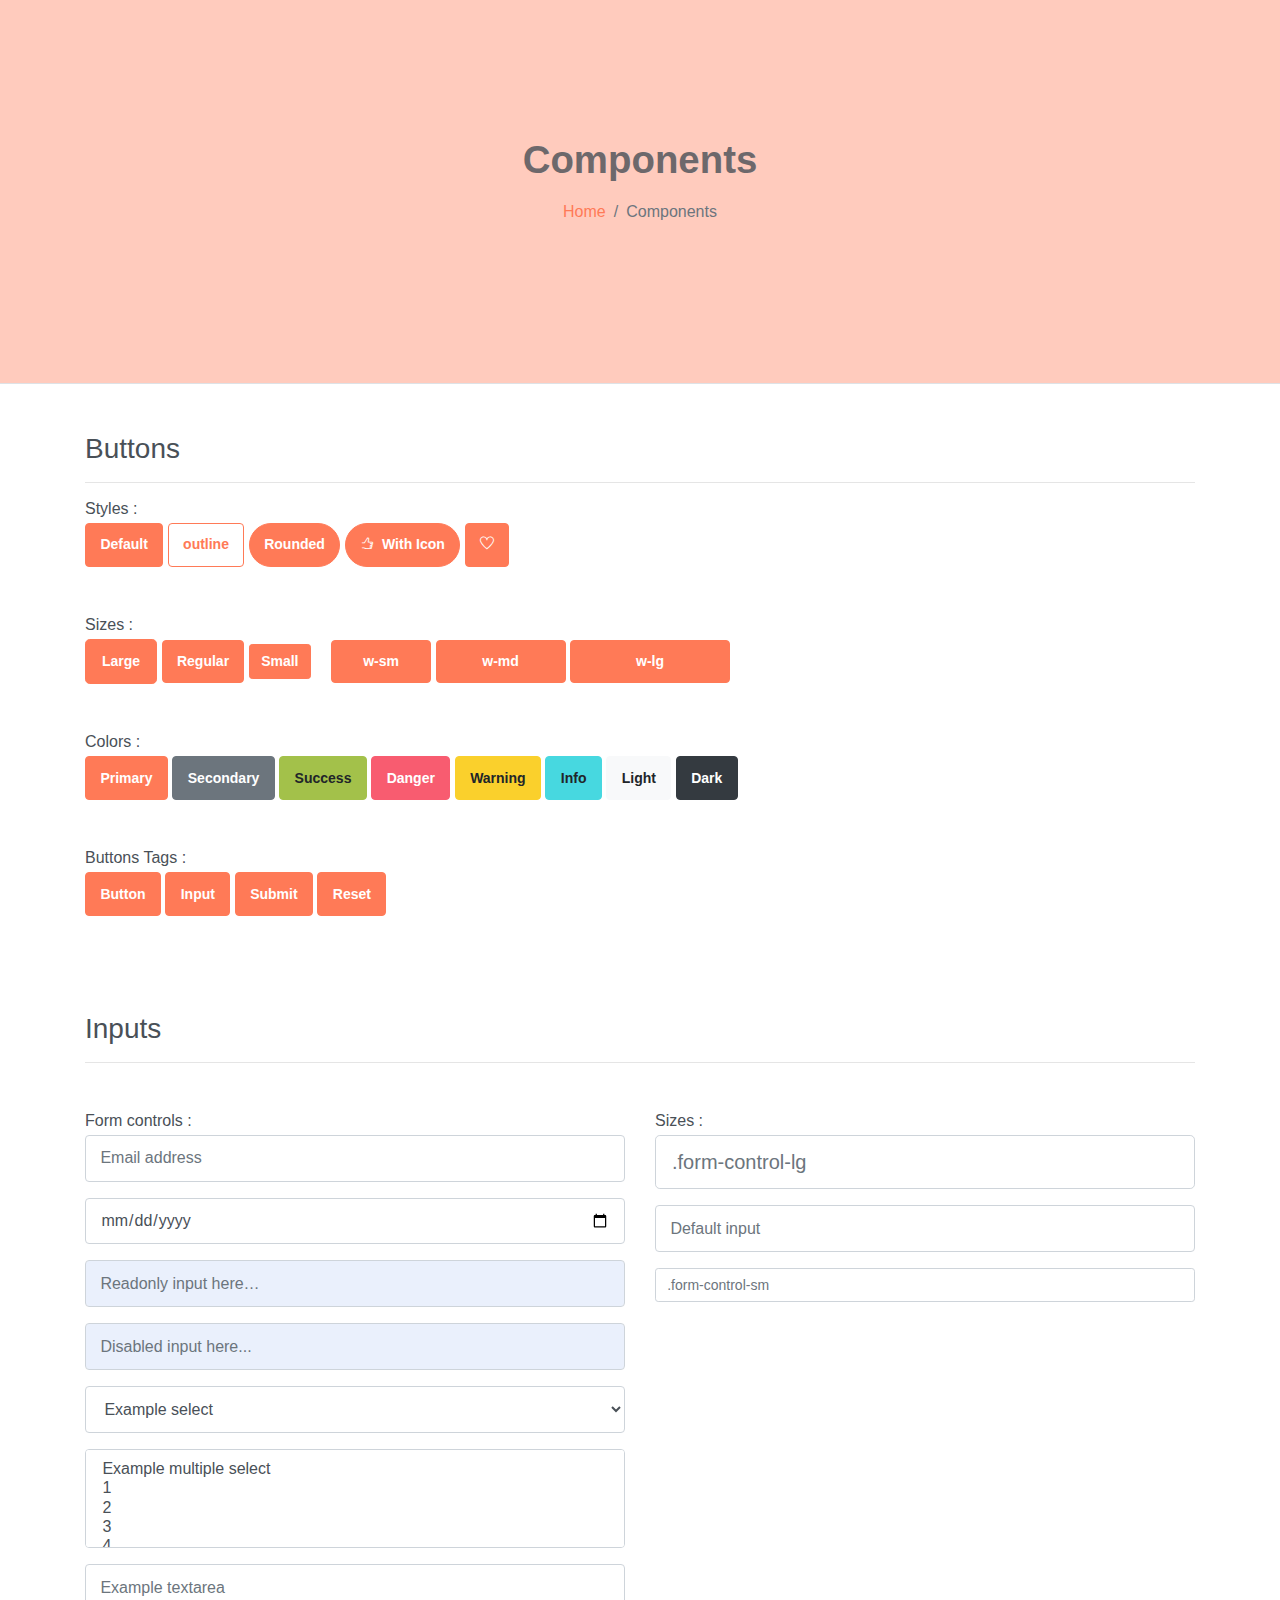
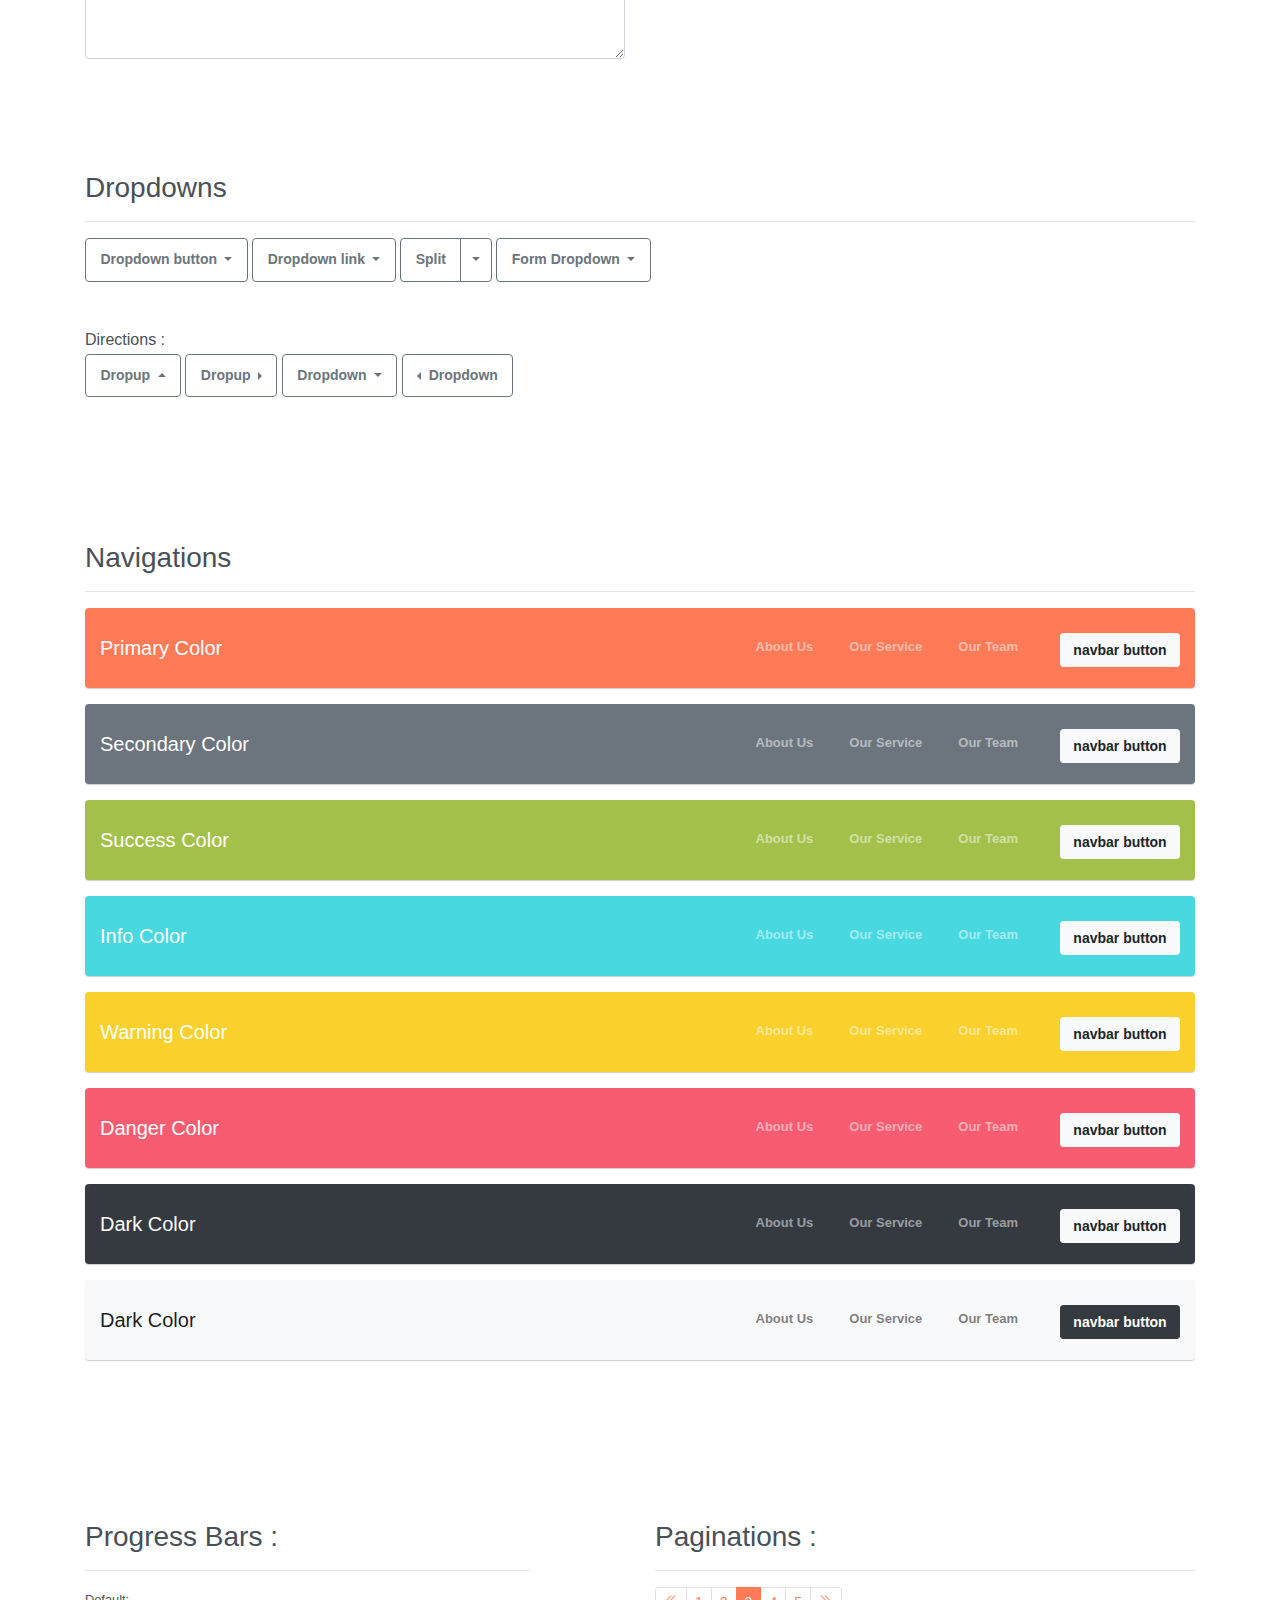
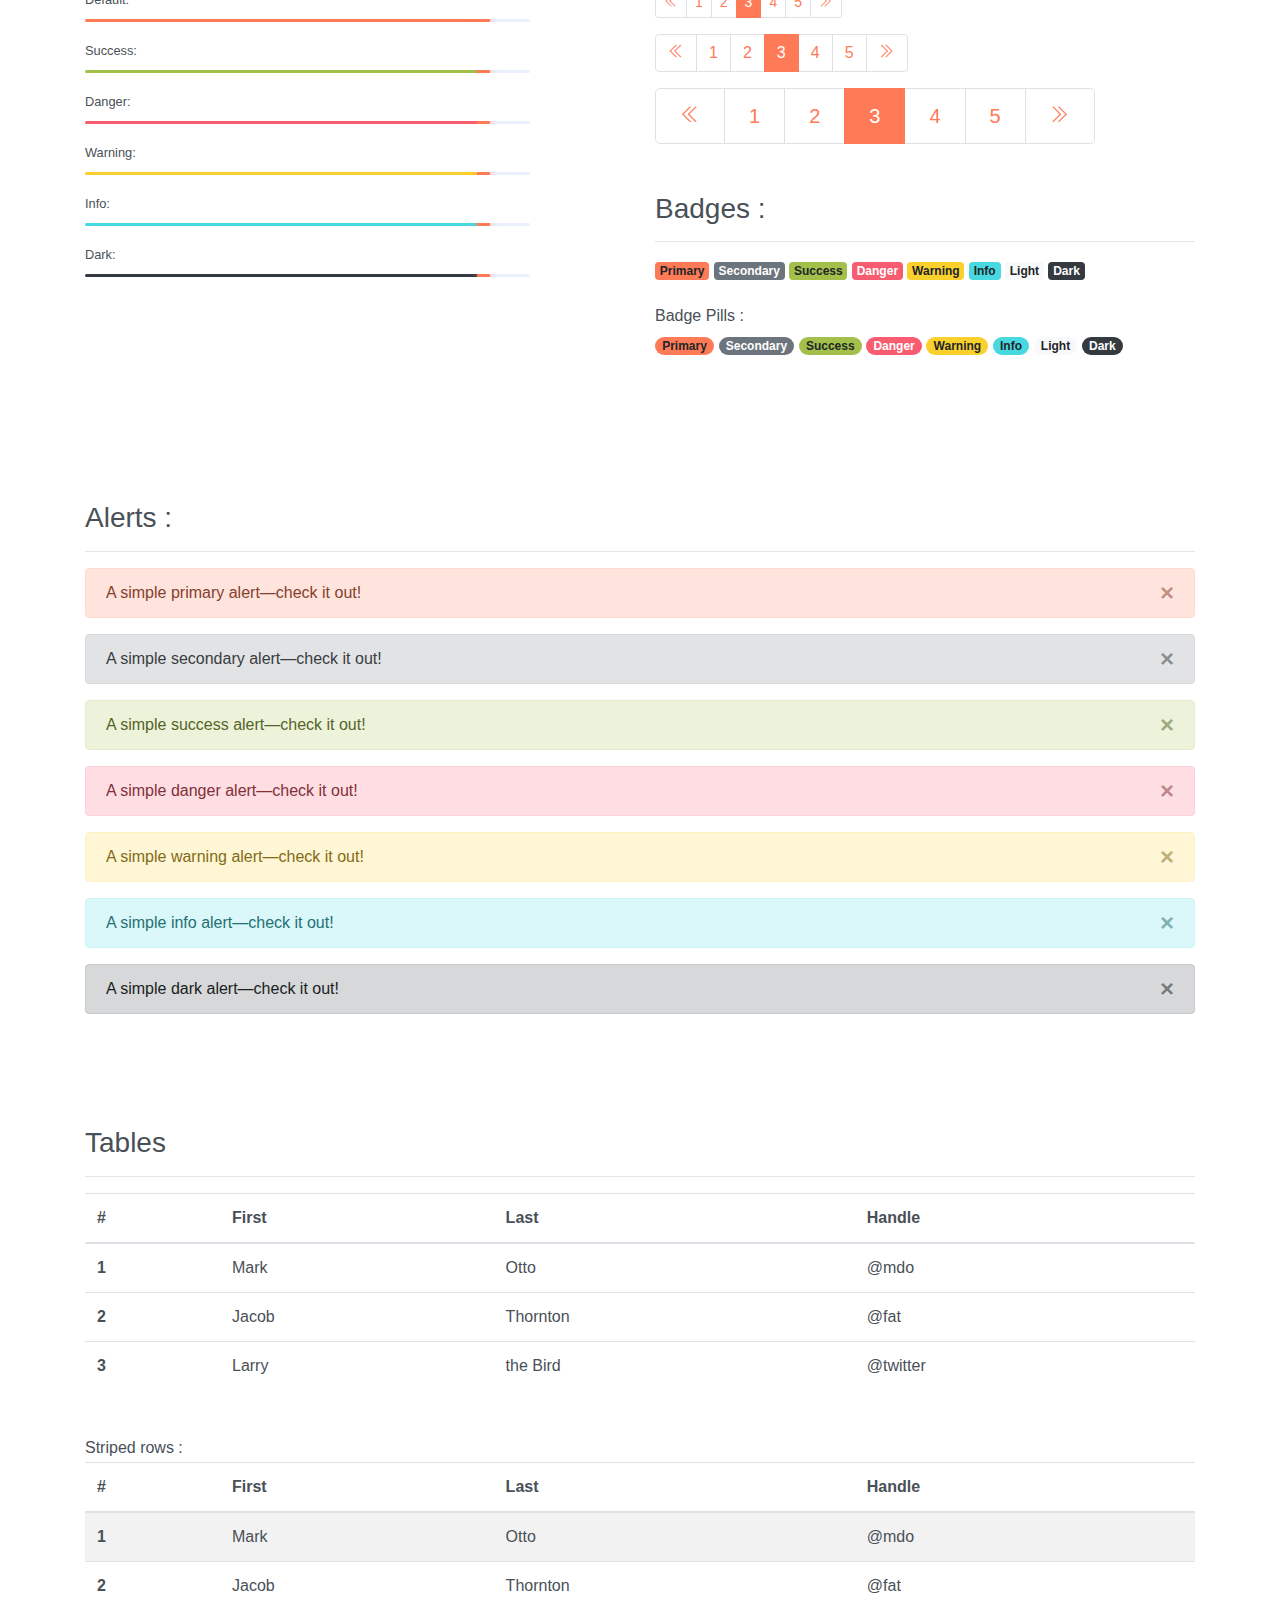
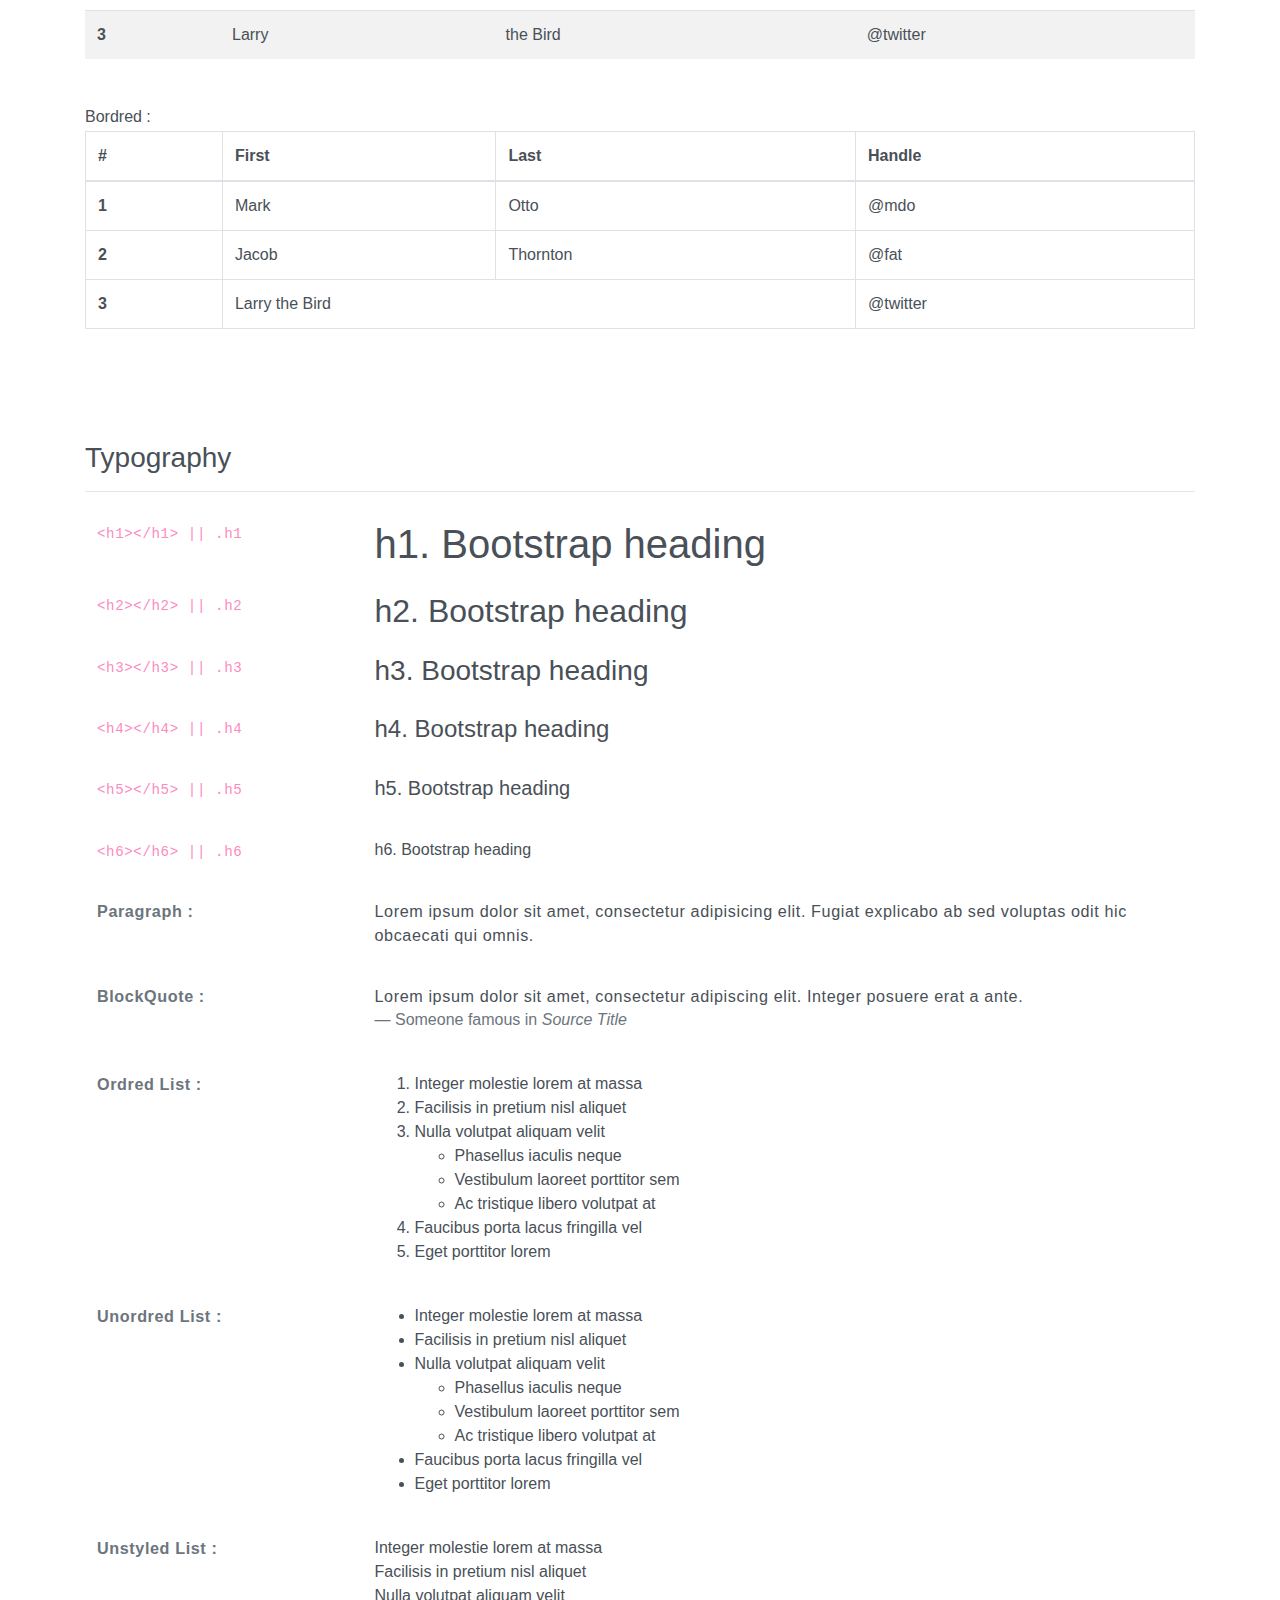
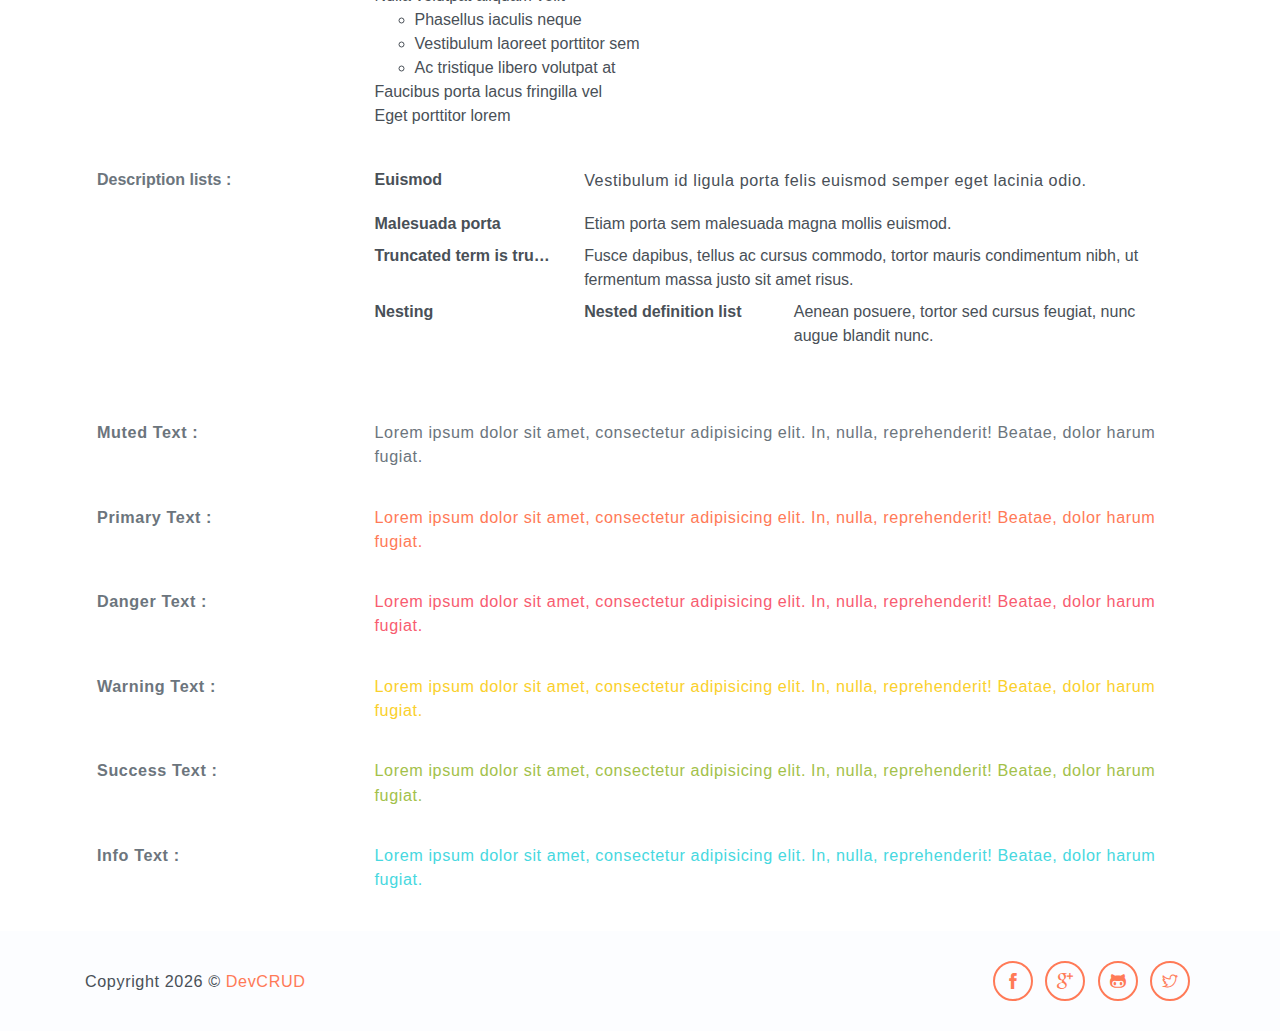
<file: components.html>
<!DOCTYPE html>
<html lang="en">
<head>
   <meta charset="utf-8">
   <meta name="viewport" content="width=device-width, initial-scale=1, shrink-to-fit=no">
   <meta name="description" content="Start your development with Steller landing page.">
   <meta name="author" content="Devcrud">
   <title>Steller | Components</title>
   <!-- font icons -->
   <link rel="stylesheet" href="assets/vendors/themify-icons/css/themify-icons.css">
   <!-- Bootstrap + Steller  -->
   <link rel="stylesheet" href="assets/css/steller.css">
</head>
<body>

   <!-- Page Header -->
   <header class="header header-mini"> 
      <div class="header-title">Components</div> 
      <nav aria-label="breadcrumb">
         <ol class="breadcrumb">
            <li class="breadcrumb-item"><a href="/">Home</a></li>
            <li class="breadcrumb-item active" aria-current="page">Components</li>
         </ol>
      </nav>
   </header> <!-- End Of Page Header -->

   <!-- main content -->
   <div class="container">

      <!-- Buttons -->
      <h3 class="mt-5">Buttons</h3>
      <hr>
      <h6 class="section-secondary-title">Styles :</h6>
      <button class="btn btn-primary">Default</button>
      <button class="btn btn-outline-primary">outline</button>
      <button class="btn btn-primary rounded">Rounded</button>
      <button class="btn btn-primary rounded"><i class="ti-thumb-up pr-1"></i> With Icon</button>
      <button class="btn btn-primary circle"><i class="ti-heart"></i></button>

      <h6 class="section-secondary-title mt-5">Sizes :</h6>
      <button class="btn btn-primary btn-lg">Large</button>
      <button class="btn btn-primary ">Regular</button>
      <button class="btn btn-primary btn-sm">Small</button>
      <button class="btn btn-primary w-sm ml-3">w-sm</button>
      <button class="btn btn-primary w-md">w-md</button>
      <button class="btn btn-primary w-lg">w-lg</button>

      <h6 class="section-secondary-title mt-5">Colors :</h6>          
      <button type="button" class="btn btn-primary">Primary</button>
      <button type="button" class="btn btn-secondary">Secondary</button>
      <button type="button" class="btn btn-success">Success</button>
      <button type="button" class="btn btn-danger">Danger</button>
      <button type="button" class="btn btn-warning">Warning</button>
      <button type="button" class="btn btn-info">Info</button>
      <button type="button" class="btn btn-light">Light</button>
      <button type="button" class="btn btn-dark">Dark</button>

      <h6 class="section-secondary-title mt-5">Buttons Tags :</h6>
      <button class="btn btn-primary" type="submit">Button</button>
      <input class="btn btn-primary" type="button" value="Input">
      <input class="btn btn-primary" type="submit" value="Submit">
      <input class="btn btn-primary" type="reset" value="Reset">
      
      <!-- devider -->
      <div class="py-5"></div>

      <!-- Inputs -->
      <h3>Inputs</h3>
      <hr>
      <div class="row mt-5">
         <div class="col-md-6">
            <h6 class="section-secondary-title">Form controls :</h6>        
            <div class="form-group">
               <input type="email" class="form-control" id="exampleFormControlInput1" placeholder="Email address">
            </div>
            <div class="form-group">
               <input type="date" class="form-control" id="exampleFormControlInput1" placeholder="Date">
            </div>
            <div class="form-group">
               <input class="form-control" type="text" placeholder="Readonly input here…" readonly>
            </div>
            <div class="form-group">
               <input class="form-control" id="disabledInput" type="text" placeholder="Disabled input here..." disabled>
            </div>
            <div class="form-group">
               <select class="form-control" id="exampleFormControlSelect1">
                  <option>Example select</option>
                  <option>1</option>
                  <option>2</option>
                  <option>3</option>
                  <option>4</option>
                  <option>5</option>
               </select>
            </div>
            <div class="form-group">
               <select multiple class="form-control" id="exampleFormControlSelect2">
                  <option>Example multiple select</option>
                  <option>1</option>
                  <option>2</option>
                  <option>3</option>
                  <option>4</option>
                  <option>5</option>
               </select>
            </div>
            <div class="form-group">
               <textarea class="form-control" id="exampleFormControlTextarea1" rows="3" placeholder="Example textarea"></textarea>
            </div>
         </div>
         <div class="col-md-6">
            <h6 class="section-secondary-title">Sizes :</h6>    
            <div class="form-group">
               <input class="form-control form-control-lg" type="text" placeholder=".form-control-lg">             
            </div>
            <div class="form-group">
               <input class="form-control" type="text" placeholder="Default input">
            </div>
            <div class="form-group">
               <input class="form-control form-control-sm" type="text" placeholder=".form-control-sm"> 
            </div>
         </div>
      </div> <!-- end of inputs -->   

      <!-- devider -->
      <div class="py-5"></div>             

      <!-- Dropdowns -->
      <h3 class="components-section-title font-weight-normal">Dropdowns</h3>
      <hr>
      <div class="dropdown d-inline-block">
         <button class="btn btn-outline-secondary dropdown-toggle" type="button" id="dropdownMenuButton" data-toggle="dropdown" aria-haspopup="true" aria-expanded="false">
         Dropdown button
         </button>
         <div class="dropdown-menu" aria-labelledby="dropdownMenuButton">
         <a class="dropdown-item" href="#">Action</a>
         <a class="dropdown-item" href="#">Another action</a>
         <a class="dropdown-item" href="#">Something else here</a>
         </div>
      </div>
      <div class="dropdown d-inline-block">
         <a class="btn btn-outline-secondary dropdown-toggle" href="#" role="button" id="dropdownMenuLink" data-toggle="dropdown" aria-haspopup="true" aria-expanded="false">
            Dropdown link
         </a>
         <div class="dropdown-menu" aria-labelledby="dropdownMenuLink">
            <a class="dropdown-item" href="#">Action</a>
            <a class="dropdown-item" href="#">Another action</a>
            <a class="dropdown-item" href="#">Something else here</a>
         </div>
      </div>
      <div class="btn-group">
         <button type="button" class="btn btn-outline-secondary">Split</button>
         <button type="button" class="btn btn-outline-secondary dropdown-toggle dropdown-toggle-split" data-toggle="dropdown" aria-haspopup="true" aria-expanded="false">
         <span class="sr-only">Toggle Dropdown</span>
         </button>
         <div class="dropdown-menu">
            <a class="dropdown-item" href="#">Action</a>
            <a class="dropdown-item" href="#">Another action</a>
            <a class="dropdown-item" href="#">Something else here</a>
            <div class="dropdown-divider"></div>
            <a class="dropdown-item" href="#">Separated link</a>
         </div>
      </div>
      <div class="btn-group">
         <button class="btn btn-outline-secondary dropdown-toggle" type="button" id="dropdownMenuButton" data-toggle="dropdown" aria-haspopup="true" aria-expanded="false">
            Form Dropdown
         </button>
         <div class="dropdown-menu form">
            <form class="px-4 py-3">
               <div class="form-group">
                  <input type="email" class="form-control" id="exampleDropdownFormEmail1" placeholder="email@example.com">
               </div>
               <div class="form-group">
                  <input type="password" class="form-control" id="exampleDropdownFormPassword1" placeholder="Password">
               </div>
               <div class="form-check mb-3">
                  <input type="checkbox" class="form-check-input" id="dropdownCheck">
                  <label class="form-check-label" for="dropdownCheck">
                     Remember me
                  </label>
               </div>
               <button type="submit" class="btn btn-primary btn-block">Sign in</button>
            </form>
            <div class="dropdown-divider"></div>
            <a class="dropdown-item" href="#"><small>New around here? Sign up</small></a>
            <a class="dropdown-item" href="#"><small>Forgot password?</small></a>
         </div>
      </div>       
      <h6 class="section-secondary-title mt-5">Directions :</h6>  
      <div class="btn-group dropup">
         <button type="button" class="btn btn-outline-secondary dropdown-toggle" data-toggle="dropdown" aria-haspopup="true" aria-expanded="false">
            Dropup
         </button>
         <div class="dropdown-menu">
            <a class="dropdown-item" href="#">Action</a>
            <a class="dropdown-item" href="#">Another action</a>
            <a class="dropdown-item" href="#">Something else here</a>
            <div class="dropdown-divider"></div>
            <a class="dropdown-item" href="#">Separated link</a>
         </div>
      </div>
      <div class="btn-group dropright">
         <button type="button" class="btn btn-outline-secondary dropdown-toggle" data-toggle="dropdown" aria-haspopup="true" aria-expanded="false">
            Dropup
         </button>
         <div class="dropdown-menu">
            <a class="dropdown-item" href="#">Action</a>
            <a class="dropdown-item" href="#">Another action</a>
            <a class="dropdown-item" href="#">Something else here</a>
            <div class="dropdown-divider"></div>
            <a class="dropdown-item" href="#">Separated link</a>
         </div>
      </div>
      <div class="btn-group">
         <button type="button" class="btn btn-outline-secondary dropdown-toggle" data-toggle="dropdown" aria-haspopup="true" aria-expanded="false">
            Dropdown
         </button>
         <div class="dropdown-menu">
            <a class="dropdown-item" href="#">Action</a>
            <a class="dropdown-item" href="#">Another action</a>
            <a class="dropdown-item" href="#">Something else here</a>
            <div class="dropdown-divider"></div>
            <a class="dropdown-item" href="#">Separated link</a>
         </div>
      </div>
      <div class="btn-group dropleft">
         <button type="button" class="btn btn-outline-secondary dropdown-toggle" data-toggle="dropdown" aria-haspopup="true" aria-expanded="false">
            Dropdown
         </button>
         <div class="dropdown-menu">
            <a class="dropdown-item" href="#">Action</a>
            <a class="dropdown-item" href="#">Another action</a>
            <a class="dropdown-item" href="#">Something else here</a>
            <div class="dropdown-divider"></div>
            <a class="dropdown-item" href="#">Separated link</a>
         </div>
      </div> <!-- end of Dropdowns -->  

      <!-- devider -->
      <div class="py-5"></div>   

      <!-- navbars -->
      <h3 class="components-section-title font-weight-normal mt-5">Navigations</h3>
      <hr>
      <nav class="navbar navbar-expand-sm navbar-dark bg-primary rounded shadow mb-3">
         <div class="container">
            <a class="navbar-brand" href="#">Primary Color</a>
            <button class="navbar-toggler ml-auto" type="button" data-toggle="collapse" data-target="#navbarSupportedContent" aria-controls="navbarSupportedContent" aria-expanded="false" aria-label="Toggle navigation">
            <span class="navbar-toggler-icon"></span>
            </button>
            <div class="collapse navbar-collapse" id="navbarSupportedContent">
               <ul class="navbar-nav ml-auto"> 
                  <li class="nav-item">
                     <a class="nav-link" href="#about">About Us</a>
                  </li>
                  <li class="nav-item">
                     <a class="nav-link" href="#service">Our Service</a>
                  </li>
                  <li class="nav-item">
                     <a class="nav-link" href="#team">Our Team</a>
                  </li>
                  <li class="nav-item">
                     <a href="#book-table" class="ml-4 mt-1 btn btn-light btn-sm">navbar button</a>
                  </li>
               </ul>                       
            </div>
         </div>
      </nav>
      <nav class="navbar navbar-expand-sm navbar-dark bg-secondary rounded shadow mb-3">
         <div class="container">
            <a class="navbar-brand" href="#">Secondary Color</a>
            <button class="navbar-toggler ml-auto" type="button" data-toggle="collapse" data-target="#navbarSupportedContent" aria-controls="navbarSupportedContent" aria-expanded="false" aria-label="Toggle navigation">
            <span class="navbar-toggler-icon"></span>
            </button>
            <div class="collapse navbar-collapse" id="navbarSupportedContent">
               <ul class="navbar-nav ml-auto"> 
                  <li class="nav-item">
                     <a class="nav-link" href="#about">About Us</a>
                  </li>
                  <li class="nav-item">
                     <a class="nav-link" href="#service">Our Service</a>
                  </li>
                  <li class="nav-item">
                     <a class="nav-link" href="#team">Our Team</a>
                  </li>
                  <li class="nav-item">
                     <a href="#book-table" class="ml-4 mt-1 btn btn-light btn-sm">navbar button</a>
                  </li>
               </ul>                       
            </div>
         </div>
      </nav>
      <nav class="navbar navbar-expand-sm navbar-dark bg-success rounded shadow mb-3">
         <div class="container">
            <a class="navbar-brand" href="#">Success Color</a>
            <button class="navbar-toggler ml-auto" type="button" data-toggle="collapse" data-target="#navbarSupportedContent" aria-controls="navbarSupportedContent" aria-expanded="false" aria-label="Toggle navigation">
            <span class="navbar-toggler-icon"></span>
            </button>
            <div class="collapse navbar-collapse" id="navbarSupportedContent">
               <ul class="navbar-nav ml-auto"> 
                  <li class="nav-item">
                     <a class="nav-link" href="#about">About Us</a>
                  </li>
                  <li class="nav-item">
                     <a class="nav-link" href="#service">Our Service</a>
                  </li>
                  <li class="nav-item">
                     <a class="nav-link" href="#team">Our Team</a>
                  </li>
                  <li class="nav-item">
                     <a href="#book-table" class="ml-4 mt-1 btn btn-light btn-sm">navbar button</a>
                  </li>
               </ul>                       
            </div>
         </div>
      </nav>
      <nav class="navbar navbar-expand-sm navbar-dark bg-info rounded shadow mb-3">
         <div class="container">
            <a class="navbar-brand" href="#">Info Color</a>
            <button class="navbar-toggler ml-auto" type="button" data-toggle="collapse" data-target="#navbarSupportedContent" aria-controls="navbarSupportedContent" aria-expanded="false" aria-label="Toggle navigation">
            <span class="navbar-toggler-icon"></span>
            </button>
            <div class="collapse navbar-collapse" id="navbarSupportedContent">
               <ul class="navbar-nav ml-auto"> 
                  <li class="nav-item">
                     <a class="nav-link" href="#about">About Us</a>
                  </li>
                  <li class="nav-item">
                     <a class="nav-link" href="#service">Our Service</a>
                  </li>
                  <li class="nav-item">
                     <a class="nav-link" href="#team">Our Team</a>
                  </li>
                  <li class="nav-item">
                     <a href="#book-table" class="ml-4 mt-1 btn btn-light btn-sm">navbar button</a>
                  </li>
               </ul>                       
            </div>
         </div>
      </nav>
      <nav class="navbar navbar-expand-sm navbar-dark bg-warning rounded shadow mb-3">
         <div class="container">
            <a class="navbar-brand" href="#">Warning Color</a>
            <button class="navbar-toggler ml-auto" type="button" data-toggle="collapse" data-target="#navbarSupportedContent" aria-controls="navbarSupportedContent" aria-expanded="false" aria-label="Toggle navigation">
            <span class="navbar-toggler-icon"></span>
            </button>
            <div class="collapse navbar-collapse" id="navbarSupportedContent">
               <ul class="navbar-nav ml-auto"> 
                  <li class="nav-item">
                     <a class="nav-link" href="#about">About Us</a>
                  </li>
                  <li class="nav-item">
                     <a class="nav-link" href="#service">Our Service</a>
                  </li>
                  <li class="nav-item">
                     <a class="nav-link" href="#team">Our Team</a>
                  </li>
                  <li class="nav-item">
                     <a href="#book-table" class="ml-4 mt-1 btn btn-light btn-sm">navbar button</a>
                  </li>
               </ul>                       
            </div>
         </div>
      </nav>
      <nav class="navbar navbar-expand-sm navbar-dark bg-danger rounded shadow mb-3">
         <div class="container">
            <a class="navbar-brand" href="#">Danger Color</a>
            <button class="navbar-toggler ml-auto" type="button" data-toggle="collapse" data-target="#navbarSupportedContent" aria-controls="navbarSupportedContent" aria-expanded="false" aria-label="Toggle navigation">
            <span class="navbar-toggler-icon"></span>
            </button>
            <div class="collapse navbar-collapse" id="navbarSupportedContent">
               <ul class="navbar-nav ml-auto"> 
                  <li class="nav-item">
                     <a class="nav-link" href="#about">About Us</a>
                  </li>
                  <li class="nav-item">
                     <a class="nav-link" href="#service">Our Service</a>
                  </li>
                  <li class="nav-item">
                     <a class="nav-link" href="#team">Our Team</a>
                  </li>
                  <li class="nav-item">
                     <a href="#book-table" class="ml-4 mt-1 btn btn-light btn-sm">navbar button</a>
                  </li>
               </ul>                       
            </div>
         </div>
      </nav>
      <nav class="navbar navbar-expand-sm navbar-dark bg-dark rounded shadow mb-3">
         <div class="container">
            <a class="navbar-brand" href="#">Dark Color</a>
            <button class="navbar-toggler ml-auto" type="button" data-toggle="collapse" data-target="#navbarSupportedContent" aria-controls="navbarSupportedContent" aria-expanded="false" aria-label="Toggle navigation">
            <span class="navbar-toggler-icon"></span>
            </button>
            <div class="collapse navbar-collapse" id="navbarSupportedContent">
               <ul class="navbar-nav ml-auto"> 
                  <li class="nav-item">
                     <a class="nav-link" href="#about">About Us</a>
                  </li>
                  <li class="nav-item">
                     <a class="nav-link" href="#service">Our Service</a>
                  </li>
                  <li class="nav-item">
                     <a class="nav-link" href="#team">Our Team</a>
                  </li>
                  <li class="nav-item">
                     <a href="#book-table" class="ml-4 mt-1 btn btn-light btn-sm">navbar button</a>
                  </li>
               </ul>                       
            </div>
         </div>
      </nav>
      <nav class="navbar navbar-expand-sm navbar-light bg-light rounded shadow mb-3">
         <div class="container">
            <a class="navbar-brand" href="#">Dark Color</a>
            <button class="navbar-toggler ml-auto" type="button" data-toggle="collapse" data-target="#navbarSupportedContent" aria-controls="navbarSupportedContent" aria-expanded="false" aria-label="Toggle navigation">
            <span class="navbar-toggler-icon"></span>
            </button>
            <div class="collapse navbar-collapse" id="navbarSupportedContent">
               <ul class="navbar-nav ml-auto"> 
                  <li class="nav-item">
                     <a class="nav-link" href="#about">About Us</a>
                  </li>
                  <li class="nav-item">
                     <a class="nav-link" href="#service">Our Service</a>
                  </li>
                  <li class="nav-item">
                     <a class="nav-link" href="#team">Our Team</a>
                  </li>
                  <li class="nav-item">
                     <a href="#book-table" class="ml-4 mt-1 btn btn-dark btn-sm">navbar button</a>
                  </li>
               </ul>                       
            </div>
         </div>
      </nav>
      <!-- End of navbars -->

      <!-- devider -->
      <div class="py-5"></div>   
      
      <!-- progress bars -->
      <div class="row justify-content-between">
         <div class="col-md-5">
            <h3 class="components-section-title font-weight-normal mt-5">Progress Bars :</h3>
            <hr>
            <small>Default: </small>
            <div class="progress mt-2 mb-3">
               <div class="progress-bar" role="progressbar" style="width: 90%" aria-valuenow="25" aria-valuemin="0" aria-valuemax="100"><span>90%</span></div>
            </div>
            <small>Success:</small>
            <div class="progress mt-2 mb-3">
               <div class="progress-bar bg-success" role="progressbar" style="width: 90%" aria-valuenow="25" aria-valuemin="0" aria-valuemax="100"><span>90%</span></div>
            </div>
            <small>Danger:</small>
            <div class="progress mt-2 mb-3">
               <div class="progress-bar bg-danger" role="progressbar" style="width: 90%" aria-valuenow="25" aria-valuemin="0" aria-valuemax="100"><span>90%</span></div>
            </div>
            <small>Warning:</small>
            <div class="progress mt-2 mb-3">
               <div class="progress-bar bg-warning" role="progressbar" style="width: 90%" aria-valuenow="25" aria-valuemin="0" aria-valuemax="100"><span>90%</span></div>
            </div>
            <small>Info:</small>
            <div class="progress mt-2 mb-3">
               <div class="progress-bar bg-info" role="progressbar" style="width: 90%" aria-valuenow="25" aria-valuemin="0" aria-valuemax="100"><span>90%</span></div>
            </div>
            <small>Dark:</small>
            <div class="progress mt-2 mb-3">
               <div class="progress-bar bg-dark" role="progressbar" style="width: 90%" aria-valuenow="25" aria-valuemin="0" aria-valuemax="100"><span>90%</span></div>
            </div>
         </div>
         <div class="col-md-6">
            <h3 class="components-section-title font-weight-normal mt-5">Paginations :</h3>
            <hr>
            <nav aria-label="Page navigation example">
               <ul class="pagination pagination-sm">
                  <li class="page-item"><a class="page-link" href="#"><i class="ti-angle-double-left"></i></a></li>
                  <li class="page-item"><a class="page-link" href="#">1</a></li>
                  <li class="page-item"><a class="page-link" href="#">2</a></li>
                  <li class="page-item active"><a class="page-link" href="#">3</a></li>
                  <li class="page-item"><a class="page-link" href="#">4</a></li>
                  <li class="page-item"><a class="page-link" href="#">5</a></li>
                  <li class="page-item"><a class="page-link" href="#"><i class="ti-angle-double-right"></i></a></li>
               </ul>
            </nav>
            <nav aria-label="Page navigation example">
               <ul class="pagination">
               <li class="page-item"><a class="page-link" href="#"><i class="ti-angle-double-left"></i></a></li>
                  <li class="page-item"><a class="page-link" href="#">1</a></li>
                  <li class="page-item"><a class="page-link" href="#">2</a></li>
                  <li class="page-item active"><a class="page-link" href="#">3</a></li>
                  <li class="page-item"><a class="page-link" href="#">4</a></li>
                  <li class="page-item"><a class="page-link" href="#">5</a></li>
                  <li class="page-item"><a class="page-link" href="#"><i class="ti-angle-double-right"></i></a></li>
               </ul>
            </nav>
            <nav aria-label="Page navigation example">
               <ul class="pagination pagination-lg">
                  <li class="page-item"><a class="page-link" href="#"><i class="ti-angle-double-left"></i></a></li>
                  <li class="page-item"><a class="page-link" href="#">1</a></li>
                  <li class="page-item"><a class="page-link" href="#">2</a></li>
                  <li class="page-item active"><a class="page-link" href="#">3</a></li>
                  <li class="page-item"><a class="page-link" href="#">4</a></li>
                  <li class="page-item"><a class="page-link" href="#">5</a></li>
                  <li class="page-item"><a class="page-link" href="#"><i class="ti-angle-double-right"></i></a></li>
               </ul>
            </nav>

            <!-- Badges -->
            <h3 class="components-section-title font-weight-normal mt-5">Badges :</h3>
            <hr>
            <span class="badge badge-primary">Primary</span>
            <span class="badge badge-secondary">Secondary</span>
            <span class="badge badge-success">Success</span>
            <span class="badge badge-danger">Danger</span>
            <span class="badge badge-warning">Warning</span>
            <span class="badge badge-info">Info</span>
            <span class="badge badge-light">Light</span>
            <span class="badge badge-dark">Dark</span>
            <h6 class="section-secondary-title mt-4 mb-2">Badge Pills :</h6>
            <span class="badge badge-pill badge-primary">Primary</span>
            <span class="badge badge-pill badge-secondary">Secondary</span>
            <span class="badge badge-pill badge-success">Success</span>
            <span class="badge badge-pill badge-danger">Danger</span>
            <span class="badge badge-pill badge-warning">Warning</span>
            <span class="badge badge-pill badge-info">Info</span>
            <span class="badge badge-pill badge-light">Light</span>
            <span class="badge badge-pill badge-dark">Dark</span>
         </div>
      </div> <!-- End of Progress bars -->

      <!-- devider -->
      <div class="py-5"></div>  

      <!-- Alerts -->
      <h3 class="components-section-title font-weight-normal mt-5">Alerts :</h3>
      <hr>
      <div class="alert alert-primary alert-dismissible fade show" role="alert">
         A simple primary alert—check it out!
         <button type="button" class="close" data-dismiss="alert" aria-label="Close">
            <span aria-hidden="true">&times;</span>
         </button>
      </div>
      <div class="alert alert-secondary alert-dismissible fade show" role="alert">
         A simple secondary alert—check it out!
         <button type="button" class="close" data-dismiss="alert" aria-label="Close">
            <span aria-hidden="true">&times;</span>
         </button>
      </div>
      <div class="alert alert-success alert-dismissible fade show" role="alert">
         A simple success alert—check it out!
         <button type="button" class="close" data-dismiss="alert" aria-label="Close">
            <span aria-hidden="true">&times;</span>
         </button>
      </div>
      <div class="alert alert-danger alert-dismissible fade show" role="alert">
         A simple danger alert—check it out!
         <button type="button" class="close" data-dismiss="alert" aria-label="Close">
            <span aria-hidden="true">&times;</span>
         </button>
      </div>
      <div class="alert alert-warning alert-dismissible fade show" role="alert">
         A simple warning alert—check it out!
         <button type="button" class="close" data-dismiss="alert" aria-label="Close">
            <span aria-hidden="true">&times;</span>
         </button>
      </div>
      <div class="alert alert-info alert-dismissible fade show" role="alert">
         A simple info alert—check it out!
         <button type="button" class="close" data-dismiss="alert" aria-label="Close">
            <span aria-hidden="true">&times;</span>
         </button>
      </div>
      <div class="alert alert-dark alert-dismissible fade show" role="alert">
         A simple dark alert—check it out!
         <button type="button" class="close" data-dismiss="alert" aria-label="Close">
            <span aria-hidden="true">&times;</span>
         </button>
      </div>
      <!-- end of alerts -->

      <!-- devider -->
      <div class="py-5"></div> 
   
      <!-- tables -->
      <h3 class="components-section-title">Tables</h3>
      <hr>
      <table class="table">
         <thead>
            <tr>
               <th scope="col">#</th>
               <th scope="col">First</th>
               <th scope="col">Last</th>
               <th scope="col">Handle</th>
            </tr>
         </thead>
         <tbody>
            <tr>
               <th scope="row">1</th>
               <td>Mark</td>
               <td>Otto</td>
               <td>@mdo</td>
            </tr>
            <tr>
               <th scope="row">2</th>
               <td>Jacob</td>
               <td>Thornton</td>
               <td>@fat</td>
            </tr>
            <tr>
               <th scope="row">3</th>
               <td>Larry</td>
               <td>the Bird</td>
               <td>@twitter</td>
            </tr>
         </tbody>
      </table>

      <h6 class="section-secondary-title mt-5">Striped rows :</h6>
      <table class="table table-striped">
         <thead>
            <tr>
               <th scope="col">#</th>
               <th scope="col">First</th>
               <th scope="col">Last</th>
               <th scope="col">Handle</th>
            </tr>
         </thead>
         <tbody>
            <tr>
               <th scope="row">1</th>
               <td>Mark</td>
               <td>Otto</td>
               <td>@mdo</td>
            </tr>
            <tr>
               <th scope="row">2</th>
               <td>Jacob</td>
               <td>Thornton</td>
               <td>@fat</td>
            </tr>
            <tr>
               <th scope="row">3</th>
               <td>Larry</td>
               <td>the Bird</td>
               <td>@twitter</td>
            </tr>
         </tbody>
      </table>

      <h6 class="section-secondary-title mt-5">Bordred :</h6>
      <table class="table table-bordered">
         <thead>
            <tr>
               <th scope="col">#</th>
               <th scope="col">First</th>
               <th scope="col">Last</th>
               <th scope="col">Handle</th>
            </tr>
         </thead>
         <tbody>
            <tr>
               <th scope="row">1</th>
               <td>Mark</td>
               <td>Otto</td>
               <td>@mdo</td>
            </tr>
            <tr>
               <th scope="row">2</th>
               <td>Jacob</td>
               <td>Thornton</td>
               <td>@fat</td>
            </tr>
            <tr>
               <th scope="row">3</th>
               <td colspan="2">Larry the Bird</td>
               <td>@twitter</td>
            </tr>
         </tbody>
      </table>
      <!-- end of tables -->

      <!-- devider -->
      <div class="py-5"></div> 

      <!-- typography -->
      <h3 class="components-section-title">Typography</h3>
      <hr>
     
      <table class="table table-borderless v-align-center">
         <tbody>
            <tr>
               <td>
                  <p><code class="highlighter-rouge">&lt;h1&gt;&lt;/h1&gt; || .h1</code></p>
               </td>
               <td class="w-75"><span class="h1">h1. Bootstrap heading</span></td>
            </tr>
            <tr>
               <td>
                  <p><code class="highlighter-rouge">&lt;h2&gt;&lt;/h2&gt; || .h2</code></p>
               </td>
               <td><span class="h2">h2. Bootstrap heading</span></td>
            </tr>
            <tr>
               <td>
                  <p><code class="highlighter-rouge">&lt;h3&gt;&lt;/h3&gt; || .h3</code></p>
               </td>
               <td><span class="h3">h3. Bootstrap heading</span></td>
            </tr>
            <tr>
               <td>
                  <p><code class="highlighter-rouge">&lt;h4&gt;&lt;/h4&gt; || .h4</code></p>
               </td>
               <td><span class="h4">h4. Bootstrap heading</span></td>
            </tr>
            <tr>
               <td>
                  <p><code class="highlighter-rouge">&lt;h5&gt;&lt;/h5&gt; || .h5</code></p>
               </td>
               <td><span class="h5">h5. Bootstrap heading</span></td>
            </tr>
            <tr>
               <td>
                  <p><code class="highlighter-rouge">&lt;h6&gt;&lt;/h6&gt; || .h6</code></p>
               </td>
               <td><span class="h6">h6. Bootstrap heading</span></td>
            </tr>
            <tr>
               <td>
                  <p class="font-weight-bold text-muted">Paragraph :</p>
               </td>
               <td><p>Lorem ipsum dolor sit amet, consectetur adipisicing elit. Fugiat explicabo ab sed voluptas odit hic obcaecati qui omnis.</p></td>
            </tr>
            <tr>
               <td>
                  <p class="font-weight-bold text-muted">BlockQuote :</p>
               </td>
               <td>
                  <blockquote class="blockquote">
                     <p class="mb-0">Lorem ipsum dolor sit amet, consectetur adipiscing elit. Integer posuere erat a ante.</p>
                     <footer class="blockquote-footer">Someone famous in <cite title="Source Title">Source Title</cite></footer>
                  </blockquote>
               </td>
            </tr>

            <tr>
               <td><p class="font-weight-bold text-muted">Ordred List :</p></td>
               <td>
                  <ol>
                     <li>Integer molestie lorem at massa</li>
                     <li>Facilisis in pretium nisl aliquet</li>
                     <li>Nulla volutpat aliquam velit
                        <ul>
                           <li>Phasellus iaculis neque</li>
                           <li>Vestibulum laoreet porttitor sem</li>
                           <li>Ac tristique libero volutpat at</li>
                        </ul>
                     </li>
                     <li>Faucibus porta lacus fringilla vel</li>
                     <li>Eget porttitor lorem</li>
                  </ol>
               </td>
            </tr>
            <tr>
               <td><p class="font-weight-bold text-muted">Unordred List :</p></td>
               <td>
                  <ul >
                     <li>Integer molestie lorem at massa</li>
                     <li>Facilisis in pretium nisl aliquet</li>
                     <li>Nulla volutpat aliquam velit
                        <ul>
                           <li>Phasellus iaculis neque</li>
                           <li>Vestibulum laoreet porttitor sem</li>
                           <li>Ac tristique libero volutpat at</li>
                        </ul>
                     </li>
                     <li>Faucibus porta lacus fringilla vel</li>
                     <li>Eget porttitor lorem</li>
                  </ul>
               </td>
            </tr>
            <tr>
               <td><p class="font-weight-bold text-muted">Unstyled List :</p></td>
               <td>
                  <ul class="list-unstyled">
                     <li>Integer molestie lorem at massa</li>
                     <li>Facilisis in pretium nisl aliquet</li>
                     <li>Nulla volutpat aliquam velit
                        <ul>
                           <li>Phasellus iaculis neque</li>
                           <li>Vestibulum laoreet porttitor sem</li>
                           <li>Ac tristique libero volutpat at</li>
                        </ul>
                     </li>
                     <li>Faucibus porta lacus fringilla vel</li>
                     <li>Eget porttitor lorem</li>
                  </ul>
               </td>
            </tr>
            <tr>
               <td class="font-weight-bold text-muted">Description lists : </td>
               <td>
                  <dl class="row">
                     <dt class="col-sm-3">Euismod</dt>
                     <dd class="col-sm-9">
                        <p>Vestibulum id ligula porta felis euismod semper eget lacinia odio.</p>
                     </dd>

                     <dt class="col-sm-3">Malesuada porta</dt>
                     <dd class="col-sm-9">Etiam porta sem malesuada magna mollis euismod.</dd>

                     <dt class="col-sm-3 text-truncate">Truncated term is truncated</dt>
                     <dd class="col-sm-9">Fusce dapibus, tellus ac cursus commodo, tortor mauris condimentum nibh, ut fermentum massa justo sit amet risus.</dd>

                     <dt class="col-sm-3">Nesting</dt>
                     <dd class="col-sm-9">
                        <dl class="row">
                           <dt class="col-sm-4">Nested definition list</dt>
                           <dd class="col-sm-8">Aenean posuere, tortor sed cursus feugiat, nunc augue blandit nunc.</dd>
                        </dl>
                     </dd>
                  </dl>
               </td>
            </tr>
            <tr>
               <td>
                  <p class="font-weight-bold text-muted">Muted Text :</p>
               </td>
               <td>
                  <p class="text-muted">Lorem ipsum dolor sit amet, consectetur adipisicing elit. In, nulla, reprehenderit! Beatae, dolor harum fugiat.</p>
               </td>
            </tr>
            <tr>
               <td>
                  <p class="font-weight-bold text-muted">Primary Text :</p>
               </td>
               <td>
                  <p class="text-primary">Lorem ipsum dolor sit amet, consectetur adipisicing elit. In, nulla, reprehenderit! Beatae, dolor harum fugiat.</p>
               </td>
            </tr>
            <tr>
               <td>
                  <p class="font-weight-bold text-muted">Danger Text :</p>
               </td>
               <td>
                  <p class="text-danger">Lorem ipsum dolor sit amet, consectetur adipisicing elit. In, nulla, reprehenderit! Beatae, dolor harum fugiat.</p>
               </td>
            </tr>
            <tr>
               <td>
                  <p class="font-weight-bold text-muted">Warning Text :</p>
               </td>
               <td>
                  <p class="text-warning">Lorem ipsum dolor sit amet, consectetur adipisicing elit. In, nulla, reprehenderit! Beatae, dolor harum fugiat.</p>
               </td>
            </tr>
            <tr>
               <td>
                  <p class="font-weight-bold text-muted">Success Text :</p>
               </td>
               <td>
                  <p class="text-success">Lorem ipsum dolor sit amet, consectetur adipisicing elit. In, nulla, reprehenderit! Beatae, dolor harum fugiat.</p>
               </td>
            </tr>
            <tr>
               <td>
                  <p class="font-weight-bold text-muted">Info Text :</p>
               </td>
               <td>
                  <p class="text-info">Lorem ipsum dolor sit amet, consectetur adipisicing elit. In, nulla, reprehenderit! Beatae, dolor harum fugiat.</p>
               </td>
            </tr>
         </tbody>
      </table>
   </div>
   <!-- end of typography -->

   <!-- Page Footer -->
    <footer class="page-footer">
        <div class="container">
            <div class="row align-items-center">
                <div class="col-sm-6">
                    <p>Copyright <script>document.write(new Date().getFullYear())</script> &copy; <a href="http://www.devcrud.com" target="_blank">DevCRUD</a></p>
                </div>
                <div class="col-sm-6">
                    <div class="socials">
                        <a class="social-item" href="javascript:void(0)"><i class="ti-facebook"></i></a>
                        <a class="social-item" href="javascript:void(0)"><i class="ti-google"></i></a>
                        <a class="social-item" href="javascript:void(0)"><i class="ti-github"></i></a>
                        <a class="social-item" href="javascript:void(0)"><i class="ti-twitter"></i></a>
                    </div>
                </div>
            </div>
        </div>
    </footer> 
    <!-- End of page footer -->
   
   <!-- core  -->
    <script src="assets/vendors/jquery/jquery-3.4.1.js"></script>
   <script src="assets/vendors/bootstrap/bootstrap.bundle.js"></script>

    <!-- steller js -->
    <script src="assets/js/steller.js"></script>

</body>
</html>
</file>
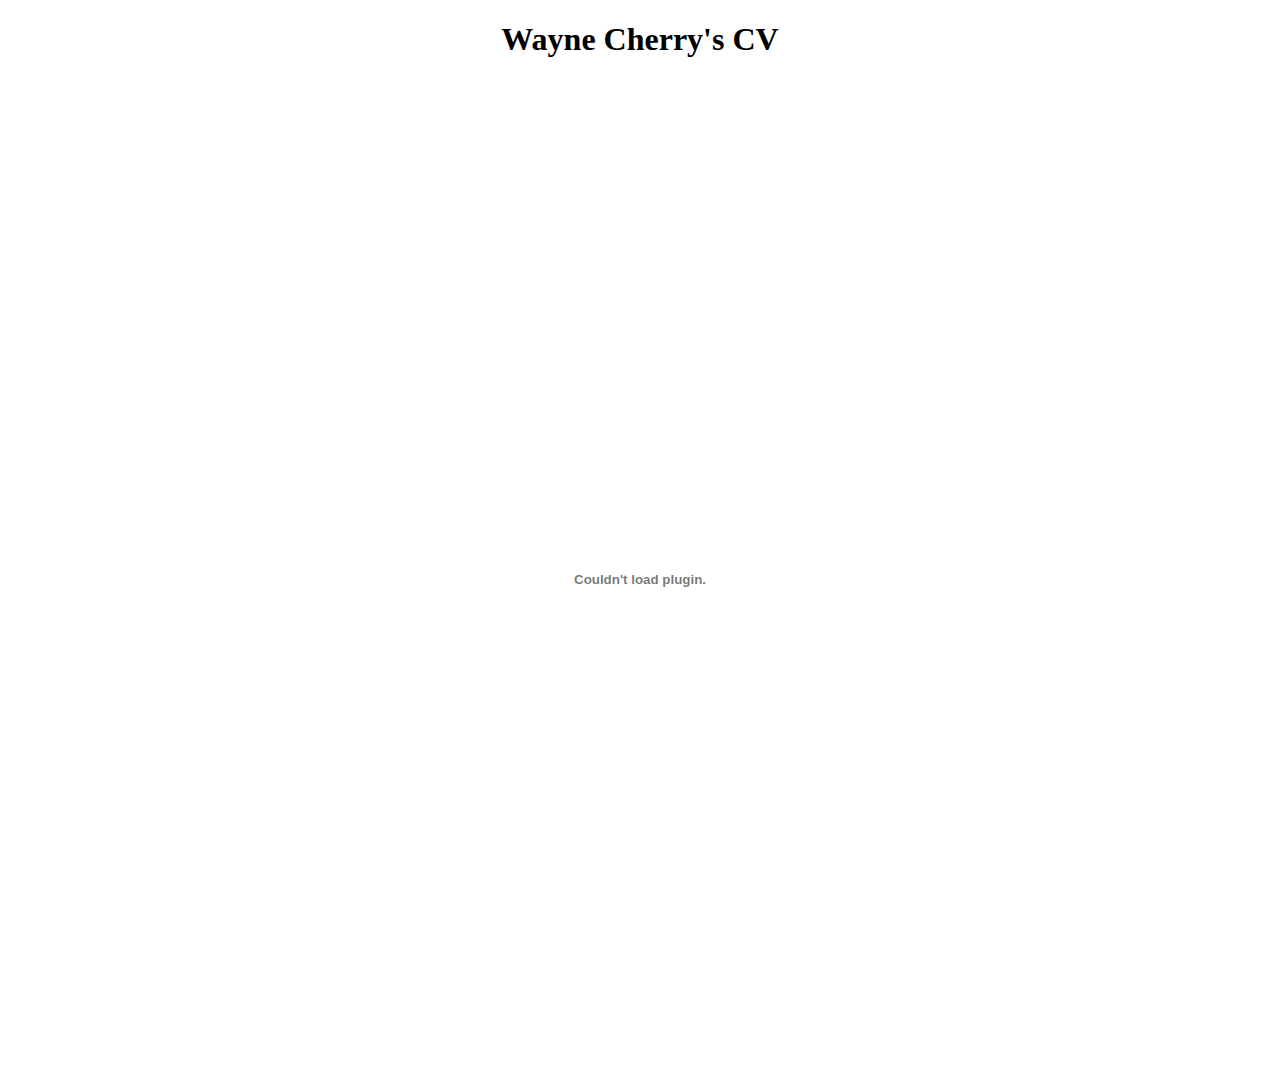
<file: cv.html>
<!doctype html>
<html>
<head>
<meta charset="utf-8">
<title>Wayne Cherry's CV</title>
</head>

<body>
	<center><h1>Wayne Cherry's CV</h1>
	<embed src="assets/docs/cv.pdf" width = "1000" height = "1000">
	
	</center>
</body>
</html>
</file>
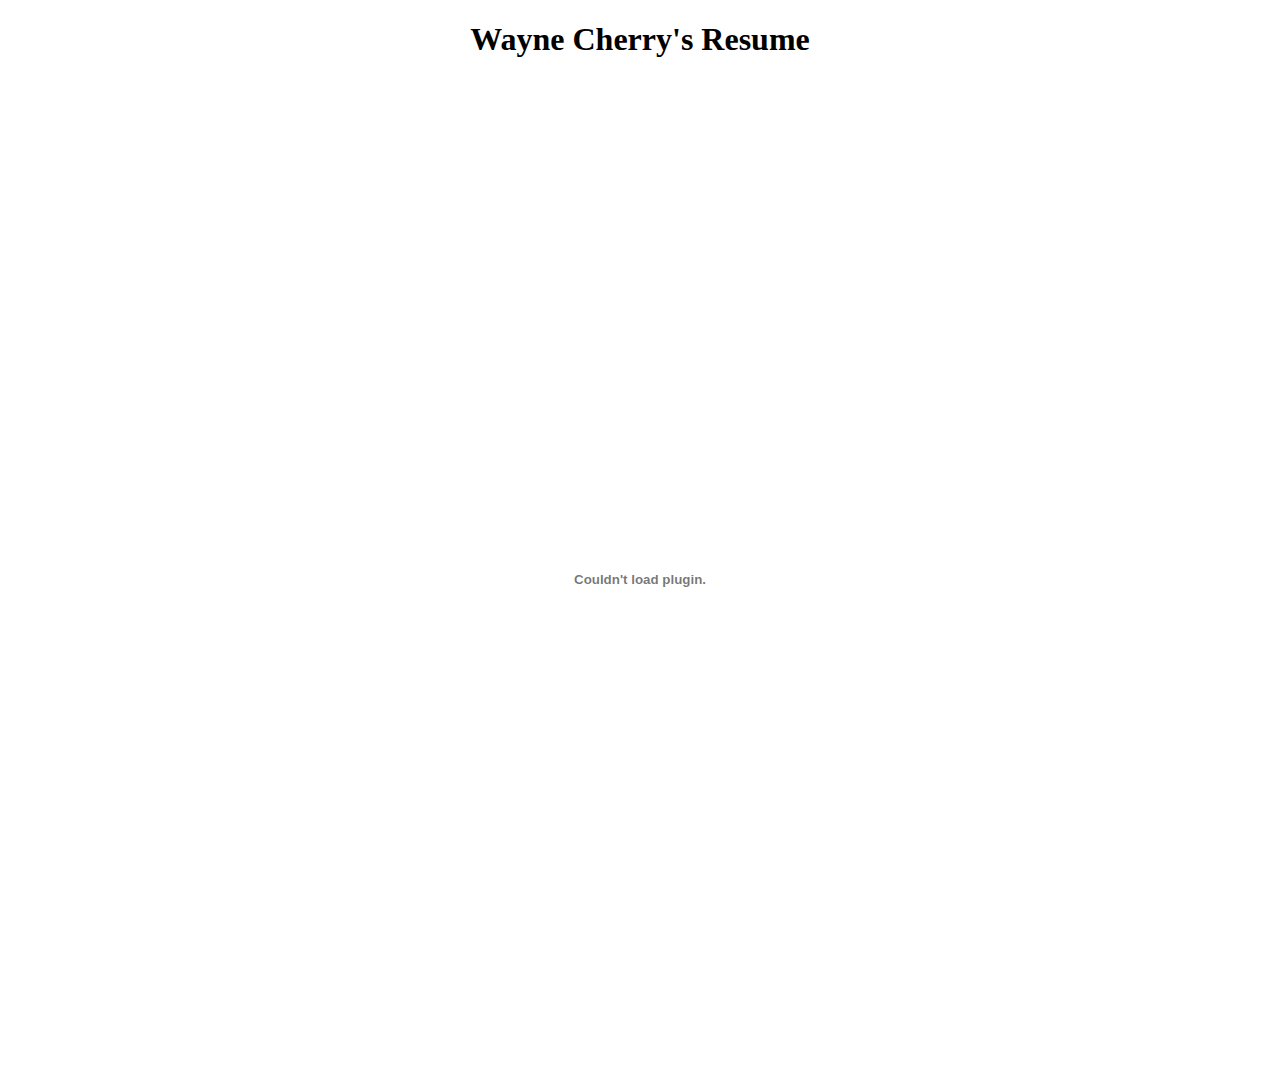
<file: resume.html>
<!doctype html>
<html>
<head>
<meta charset="utf-8">
<title>Wayne Cherry's Resume</title>
</head>

<body>
	<center><h1>Wayne Cherry's Resume</h1>
	<embed src="assets/docs/resume.pdf" width = "1000" height = "1000">
	
	</center>
</body>
</html>
</file>
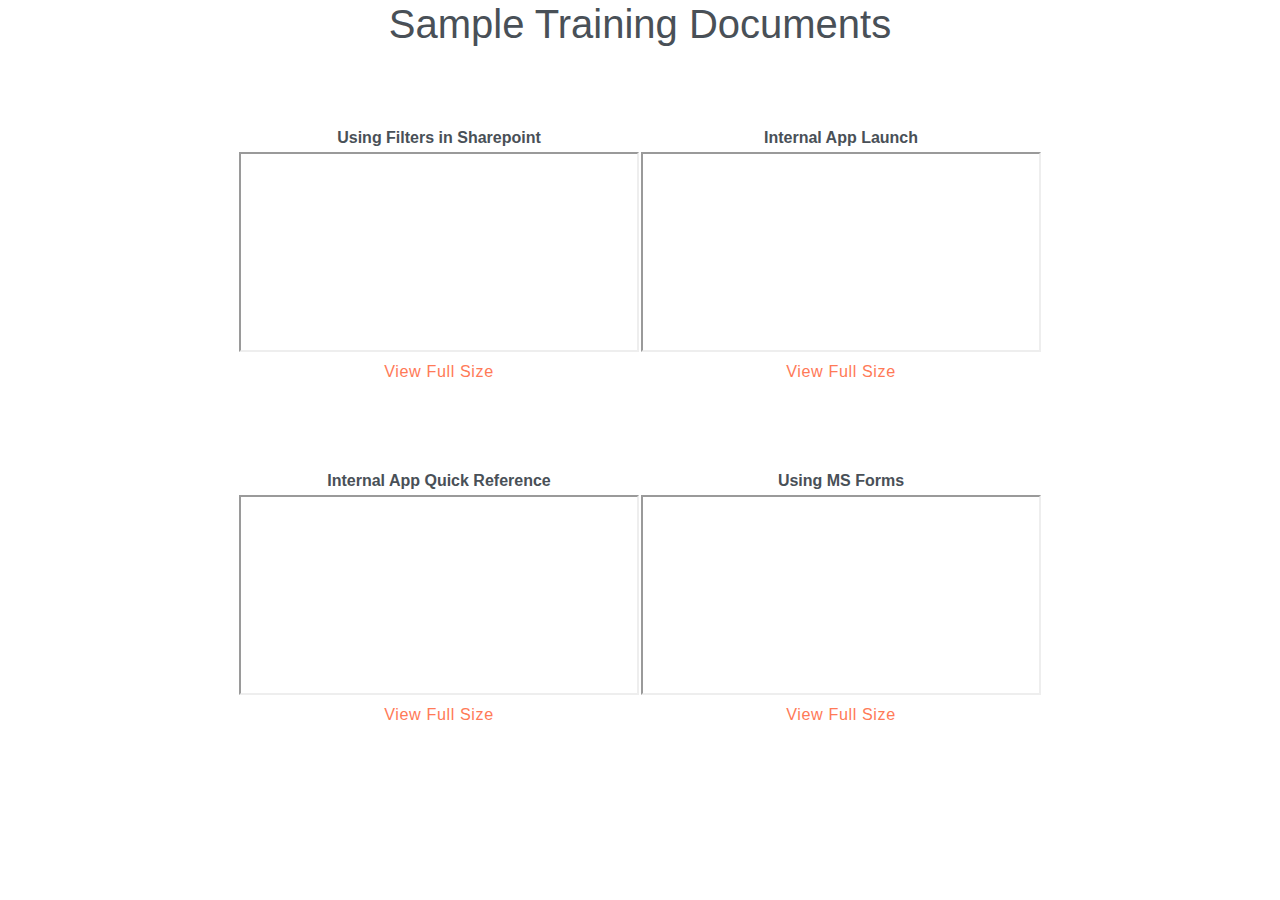
<file: training_docs.html>
<!DOCTYPE html>
<html lang="en">
<head>
	<meta charset="utf-8">
    <meta name="viewport" content="width=device-width, initial-scale=1, shrink-to-fit=no">
    <meta name="description" content="Start your development with Steller landing page.">
    <meta name="author" content="Devcrud">
    <title>Wayne Cherry | Portfolio Examples</title>
    <!-- font icons -->
    <link rel="stylesheet" href="assets/vendors/themify-icons/css/themify-icons.css">
    <!-- Bootstrap + Steller main styles -->
	<link rel="stylesheet" href="assets/css/steller.css">
	</head>
	
	<center>
	<table>
		<center><h1>Sample Training Documents</h1></center> <br><br><br>
		
	  <tr></tr>
		<th><center>Using Filters in Sharepoint</center></th><th><center>Internal App Launch</center></th>
		<tr>
		<td> 
				
			<iframe src = "assets/docs/sharepoint.pdf" height = "200" width = "400"> </iframe> 
				<a href = "assets/docs/sharepoint.pdf">
					<center><p>View Full Size</p></center> </a> </td>
		  <td> 
				
			<iframe src = "assets/docs/Exemptions.pdf" height = "200" width = "400"> </iframe> 
				<a href = "assets/docs/Exemptions.pdf">
					<center><p>View Full Size</p></center> </a>
					
			</td>
		</tr>
		</table>

		<br><br><br>
		
		<table>

		<th><center>Internal App Quick Reference</center></th><th><center>Using MS Forms</center></th>	
		<tr>
				
				<td> 
				
				<iframe src = "assets/docs/app_instr.pdf" height = "200" width = "400"> </iframe> 
				<a href = "assets/docs/app_instr.pdf">
					<center><p>View Full Size</p> </center></a>
					
			</td>
				
					<td><iframe src = "assets/docs/access_forms.pdf" height = "200" width = "400"> </iframe> 
				<a href = "assets/docs/access_forms.pdf">
					<center><p>View Full Size</p> </center> </a> </td>
		</tr>
		
		
	
	
	
	
	</table>
	</center>

	
</html>
</file>
<file: assets/vendors/themify-icons/css/themify-icons.css>
@font-face {
	font-family: 'themify';
	src:url("../fonts/themify.eot?-fvbane");
	src:url("../fonts/themify.eot?#iefix-fvbane") format("embedded-opentype"),
		url("../fonts/themify.woff?-fvbane") format("woff"),
		url("../fonts/themify.ttf?-fvbane") format("truetype"),
		url("../fonts/themify.svg?-fvbane#themify") format("svg");
	font-weight: normal;
	font-style: normal;
}

[class^="ti-"], [class*=" ti-"] {
	font-family: 'themify';
	speak: none;
	font-style: normal;
	font-weight: normal;
	font-variant: normal;
	text-transform: none;
	line-height: 1;

	/* Better Font Rendering =========== */
	-webkit-font-smoothing: antialiased;
	-moz-osx-font-smoothing: grayscale;
}

.ti-wand:before {
	content: "\e600";
}
.ti-volume:before {
	content: "\e601";
}
.ti-user:before {
	content: "\e602";
}
.ti-unlock:before {
	content: "\e603";
}
.ti-unlink:before {
	content: "\e604";
}
.ti-trash:before {
	content: "\e605";
}
.ti-thought:before {
	content: "\e606";
}
.ti-target:before {
	content: "\e607";
}
.ti-tag:before {
	content: "\e608";
}
.ti-tablet:before {
	content: "\e609";
}
.ti-star:before {
	content: "\e60a";
}
.ti-spray:before {
	content: "\e60b";
}
.ti-signal:before {
	content: "\e60c";
}
.ti-shopping-cart:before {
	content: "\e60d";
}
.ti-shopping-cart-full:before {
	content: "\e60e";
}
.ti-settings:before {
	content: "\e60f";
}
.ti-search:before {
	content: "\e610";
}
.ti-zoom-in:before {
	content: "\e611";
}
.ti-zoom-out:before {
	content: "\e612";
}
.ti-cut:before {
	content: "\e613";
}
.ti-ruler:before {
	content: "\e614";
}
.ti-ruler-pencil:before {
	content: "\e615";
}
.ti-ruler-alt:before {
	content: "\e616";
}
.ti-bookmark:before {
	content: "\e617";
}
.ti-bookmark-alt:before {
	content: "\e618";
}
.ti-reload:before {
	content: "\e619";
}
.ti-plus:before {
	content: "\e61a";
}
.ti-pin:before {
	content: "\e61b";
}
.ti-pencil:before {
	content: "\e61c";
}
.ti-pencil-alt:before {
	content: "\e61d";
}
.ti-paint-roller:before {
	content: "\e61e";
}
.ti-paint-bucket:before {
	content: "\e61f";
}
.ti-na:before {
	content: "\e620";
}
.ti-mobile:before {
	content: "\e621";
}
.ti-minus:before {
	content: "\e622";
}
.ti-medall:before {
	content: "\e623";
}
.ti-medall-alt:before {
	content: "\e624";
}
.ti-marker:before {
	content: "\e625";
}
.ti-marker-alt:before {
	content: "\e626";
}
.ti-arrow-up:before {
	content: "\e627";
}
.ti-arrow-right:before {
	content: "\e628";
}
.ti-arrow-left:before {
	content: "\e629";
}
.ti-arrow-down:before {
	content: "\e62a";
}
.ti-lock:before {
	content: "\e62b";
}
.ti-location-arrow:before {
	content: "\e62c";
}
.ti-link:before {
	content: "\e62d";
}
.ti-layout:before {
	content: "\e62e";
}
.ti-layers:before {
	content: "\e62f";
}
.ti-layers-alt:before {
	content: "\e630";
}
.ti-key:before {
	content: "\e631";
}
.ti-import:before {
	content: "\e632";
}
.ti-image:before {
	content: "\e633";
}
.ti-heart:before {
	content: "\e634";
}
.ti-heart-broken:before {
	content: "\e635";
}
.ti-hand-stop:before {
	content: "\e636";
}
.ti-hand-open:before {
	content: "\e637";
}
.ti-hand-drag:before {
	content: "\e638";
}
.ti-folder:before {
	content: "\e639";
}
.ti-flag:before {
	content: "\e63a";
}
.ti-flag-alt:before {
	content: "\e63b";
}
.ti-flag-alt-2:before {
	content: "\e63c";
}
.ti-eye:before {
	content: "\e63d";
}
.ti-export:before {
	content: "\e63e";
}
.ti-exchange-vertical:before {
	content: "\e63f";
}
.ti-desktop:before {
	content: "\e640";
}
.ti-cup:before {
	content: "\e641";
}
.ti-crown:before {
	content: "\e642";
}
.ti-comments:before {
	content: "\e643";
}
.ti-comment:before {
	content: "\e644";
}
.ti-comment-alt:before {
	content: "\e645";
}
.ti-close:before {
	content: "\e646";
}
.ti-clip:before {
	content: "\e647";
}
.ti-angle-up:before {
	content: "\e648";
}
.ti-angle-right:before {
	content: "\e649";
}
.ti-angle-left:before {
	content: "\e64a";
}
.ti-angle-down:before {
	content: "\e64b";
}
.ti-check:before {
	content: "\e64c";
}
.ti-check-box:before {
	content: "\e64d";
}
.ti-camera:before {
	content: "\e64e";
}
.ti-announcement:before {
	content: "\e64f";
}
.ti-brush:before {
	content: "\e650";
}
.ti-briefcase:before {
	content: "\e651";
}
.ti-bolt:before {
	content: "\e652";
}
.ti-bolt-alt:before {
	content: "\e653";
}
.ti-blackboard:before {
	content: "\e654";
}
.ti-bag:before {
	content: "\e655";
}
.ti-move:before {
	content: "\e656";
}
.ti-arrows-vertical:before {
	content: "\e657";
}
.ti-arrows-horizontal:before {
	content: "\e658";
}
.ti-fullscreen:before {
	content: "\e659";
}
.ti-arrow-top-right:before {
	content: "\e65a";
}
.ti-arrow-top-left:before {
	content: "\e65b";
}
.ti-arrow-circle-up:before {
	content: "\e65c";
}
.ti-arrow-circle-right:before {
	content: "\e65d";
}
.ti-arrow-circle-left:before {
	content: "\e65e";
}
.ti-arrow-circle-down:before {
	content: "\e65f";
}
.ti-angle-double-up:before {
	content: "\e660";
}
.ti-angle-double-right:before {
	content: "\e661";
}
.ti-angle-double-left:before {
	content: "\e662";
}
.ti-angle-double-down:before {
	content: "\e663";
}
.ti-zip:before {
	content: "\e664";
}
.ti-world:before {
	content: "\e665";
}
.ti-wheelchair:before {
	content: "\e666";
}
.ti-view-list:before {
	content: "\e667";
}
.ti-view-list-alt:before {
	content: "\e668";
}
.ti-view-grid:before {
	content: "\e669";
}
.ti-uppercase:before {
	content: "\e66a";
}
.ti-upload:before {
	content: "\e66b";
}
.ti-underline:before {
	content: "\e66c";
}
.ti-truck:before {
	content: "\e66d";
}
.ti-timer:before {
	content: "\e66e";
}
.ti-ticket:before {
	content: "\e66f";
}
.ti-thumb-up:before {
	content: "\e670";
}
.ti-thumb-down:before {
	content: "\e671";
}
.ti-text:before {
	content: "\e672";
}
.ti-stats-up:before {
	content: "\e673";
}
.ti-stats-down:before {
	content: "\e674";
}
.ti-split-v:before {
	content: "\e675";
}
.ti-split-h:before {
	content: "\e676";
}
.ti-smallcap:before {
	content: "\e677";
}
.ti-shine:before {
	content: "\e678";
}
.ti-shift-right:before {
	content: "\e679";
}
.ti-shift-left:before {
	content: "\e67a";
}
.ti-shield:before {
	content: "\e67b";
}
.ti-notepad:before {
	content: "\e67c";
}
.ti-server:before {
	content: "\e67d";
}
.ti-quote-right:before {
	content: "\e67e";
}
.ti-quote-left:before {
	content: "\e67f";
}
.ti-pulse:before {
	content: "\e680";
}
.ti-printer:before {
	content: "\e681";
}
.ti-power-off:before {
	content: "\e682";
}
.ti-plug:before {
	content: "\e683";
}
.ti-pie-chart:before {
	content: "\e684";
}
.ti-paragraph:before {
	content: "\e685";
}
.ti-panel:before {
	content: "\e686";
}
.ti-package:before {
	content: "\e687";
}
.ti-music:before {
	content: "\e688";
}
.ti-music-alt:before {
	content: "\e689";
}
.ti-mouse:before {
	content: "\e68a";
}
.ti-mouse-alt:before {
	content: "\e68b";
}
.ti-money:before {
	content: "\e68c";
}
.ti-microphone:before {
	content: "\e68d";
}
.ti-menu:before {
	content: "\e68e";
}
.ti-menu-alt:before {
	content: "\e68f";
}
.ti-map:before {
	content: "\e690";
}
.ti-map-alt:before {
	content: "\e691";
}
.ti-loop:before {
	content: "\e692";
}
.ti-location-pin:before {
	content: "\e693";
}
.ti-list:before {
	content: "\e694";
}
.ti-light-bulb:before {
	content: "\e695";
}
.ti-Italic:before {
	content: "\e696";
}
.ti-info:before {
	content: "\e697";
}
.ti-infinite:before {
	content: "\e698";
}
.ti-id-badge:before {
	content: "\e699";
}
.ti-hummer:before {
	content: "\e69a";
}
.ti-home:before {
	content: "\e69b";
}
.ti-help:before {
	content: "\e69c";
}
.ti-headphone:before {
	content: "\e69d";
}
.ti-harddrives:before {
	content: "\e69e";
}
.ti-harddrive:before {
	content: "\e69f";
}
.ti-gift:before {
	content: "\e6a0";
}
.ti-game:before {
	content: "\e6a1";
}
.ti-filter:before {
	content: "\e6a2";
}
.ti-files:before {
	content: "\e6a3";
}
.ti-file:before {
	content: "\e6a4";
}
.ti-eraser:before {
	content: "\e6a5";
}
.ti-envelope:before {
	content: "\e6a6";
}
.ti-download:before {
	content: "\e6a7";
}
.ti-direction:before {
	content: "\e6a8";
}
.ti-direction-alt:before {
	content: "\e6a9";
}
.ti-dashboard:before {
	content: "\e6aa";
}
.ti-control-stop:before {
	content: "\e6ab";
}
.ti-control-shuffle:before {
	content: "\e6ac";
}
.ti-control-play:before {
	content: "\e6ad";
}
.ti-control-pause:before {
	content: "\e6ae";
}
.ti-control-forward:before {
	content: "\e6af";
}
.ti-control-backward:before {
	content: "\e6b0";
}
.ti-cloud:before {
	content: "\e6b1";
}
.ti-cloud-up:before {
	content: "\e6b2";
}
.ti-cloud-down:before {
	content: "\e6b3";
}
.ti-clipboard:before {
	content: "\e6b4";
}
.ti-car:before {
	content: "\e6b5";
}
.ti-calendar:before {
	content: "\e6b6";
}
.ti-book:before {
	content: "\e6b7";
}
.ti-bell:before {
	content: "\e6b8";
}
.ti-basketball:before {
	content: "\e6b9";
}
.ti-bar-chart:before {
	content: "\e6ba";
}
.ti-bar-chart-alt:before {
	content: "\e6bb";
}
.ti-back-right:before {
	content: "\e6bc";
}
.ti-back-left:before {
	content: "\e6bd";
}
.ti-arrows-corner:before {
	content: "\e6be";
}
.ti-archive:before {
	content: "\e6bf";
}
.ti-anchor:before {
	content: "\e6c0";
}
.ti-align-right:before {
	content: "\e6c1";
}
.ti-align-left:before {
	content: "\e6c2";
}
.ti-align-justify:before {
	content: "\e6c3";
}
.ti-align-center:before {
	content: "\e6c4";
}
.ti-alert:before {
	content: "\e6c5";
}
.ti-alarm-clock:before {
	content: "\e6c6";
}
.ti-agenda:before {
	content: "\e6c7";
}
.ti-write:before {
	content: "\e6c8";
}
.ti-window:before {
	content: "\e6c9";
}
.ti-widgetized:before {
	content: "\e6ca";
}
.ti-widget:before {
	content: "\e6cb";
}
.ti-widget-alt:before {
	content: "\e6cc";
}
.ti-wallet:before {
	content: "\e6cd";
}
.ti-video-clapper:before {
	content: "\e6ce";
}
.ti-video-camera:before {
	content: "\e6cf";
}
.ti-vector:before {
	content: "\e6d0";
}
.ti-themify-logo:before {
	content: "\e6d1";
}
.ti-themify-favicon:before {
	content: "\e6d2";
}
.ti-themify-favicon-alt:before {
	content: "\e6d3";
}
.ti-support:before {
	content: "\e6d4";
}
.ti-stamp:before {
	content: "\e6d5";
}
.ti-split-v-alt:before {
	content: "\e6d6";
}
.ti-slice:before {
	content: "\e6d7";
}
.ti-shortcode:before {
	content: "\e6d8";
}
.ti-shift-right-alt:before {
	content: "\e6d9";
}
.ti-shift-left-alt:before {
	content: "\e6da";
}
.ti-ruler-alt-2:before {
	content: "\e6db";
}
.ti-receipt:before {
	content: "\e6dc";
}
.ti-pin2:before {
	content: "\e6dd";
}
.ti-pin-alt:before {
	content: "\e6de";
}
.ti-pencil-alt2:before {
	content: "\e6df";
}
.ti-palette:before {
	content: "\e6e0";
}
.ti-more:before {
	content: "\e6e1";
}
.ti-more-alt:before {
	content: "\e6e2";
}
.ti-microphone-alt:before {
	content: "\e6e3";
}
.ti-magnet:before {
	content: "\e6e4";
}
.ti-line-double:before {
	content: "\e6e5";
}
.ti-line-dotted:before {
	content: "\e6e6";
}
.ti-line-dashed:before {
	content: "\e6e7";
}
.ti-layout-width-full:before {
	content: "\e6e8";
}
.ti-layout-width-default:before {
	content: "\e6e9";
}
.ti-layout-width-default-alt:before {
	content: "\e6ea";
}
.ti-layout-tab:before {
	content: "\e6eb";
}
.ti-layout-tab-window:before {
	content: "\e6ec";
}
.ti-layout-tab-v:before {
	content: "\e6ed";
}
.ti-layout-tab-min:before {
	content: "\e6ee";
}
.ti-layout-slider:before {
	content: "\e6ef";
}
.ti-layout-slider-alt:before {
	content: "\e6f0";
}
.ti-layout-sidebar-right:before {
	content: "\e6f1";
}
.ti-layout-sidebar-none:before {
	content: "\e6f2";
}
.ti-layout-sidebar-left:before {
	content: "\e6f3";
}
.ti-layout-placeholder:before {
	content: "\e6f4";
}
.ti-layout-menu:before {
	content: "\e6f5";
}
.ti-layout-menu-v:before {
	content: "\e6f6";
}
.ti-layout-menu-separated:before {
	content: "\e6f7";
}
.ti-layout-menu-full:before {
	content: "\e6f8";
}
.ti-layout-media-right-alt:before {
	content: "\e6f9";
}
.ti-layout-media-right:before {
	content: "\e6fa";
}
.ti-layout-media-overlay:before {
	content: "\e6fb";
}
.ti-layout-media-overlay-alt:before {
	content: "\e6fc";
}
.ti-layout-media-overlay-alt-2:before {
	content: "\e6fd";
}
.ti-layout-media-left-alt:before {
	content: "\e6fe";
}
.ti-layout-media-left:before {
	content: "\e6ff";
}
.ti-layout-media-center-alt:before {
	content: "\e700";
}
.ti-layout-media-center:before {
	content: "\e701";
}
.ti-layout-list-thumb:before {
	content: "\e702";
}
.ti-layout-list-thumb-alt:before {
	content: "\e703";
}
.ti-layout-list-post:before {
	content: "\e704";
}
.ti-layout-list-large-image:before {
	content: "\e705";
}
.ti-layout-line-solid:before {
	content: "\e706";
}
.ti-layout-grid4:before {
	content: "\e707";
}
.ti-layout-grid3:before {
	content: "\e708";
}
.ti-layout-grid2:before {
	content: "\e709";
}
.ti-layout-grid2-thumb:before {
	content: "\e70a";
}
.ti-layout-cta-right:before {
	content: "\e70b";
}
.ti-layout-cta-left:before {
	content: "\e70c";
}
.ti-layout-cta-center:before {
	content: "\e70d";
}
.ti-layout-cta-btn-right:before {
	content: "\e70e";
}
.ti-layout-cta-btn-left:before {
	content: "\e70f";
}
.ti-layout-column4:before {
	content: "\e710";
}
.ti-layout-column3:before {
	content: "\e711";
}
.ti-layout-column2:before {
	content: "\e712";
}
.ti-layout-accordion-separated:before {
	content: "\e713";
}
.ti-layout-accordion-merged:before {
	content: "\e714";
}
.ti-layout-accordion-list:before {
	content: "\e715";
}
.ti-ink-pen:before {
	content: "\e716";
}
.ti-info-alt:before {
	content: "\e717";
}
.ti-help-alt:before {
	content: "\e718";
}
.ti-headphone-alt:before {
	content: "\e719";
}
.ti-hand-point-up:before {
	content: "\e71a";
}
.ti-hand-point-right:before {
	content: "\e71b";
}
.ti-hand-point-left:before {
	content: "\e71c";
}
.ti-hand-point-down:before {
	content: "\e71d";
}
.ti-gallery:before {
	content: "\e71e";
}
.ti-face-smile:before {
	content: "\e71f";
}
.ti-face-sad:before {
	content: "\e720";
}
.ti-credit-card:before {
	content: "\e721";
}
.ti-control-skip-forward:before {
	content: "\e722";
}
.ti-control-skip-backward:before {
	content: "\e723";
}
.ti-control-record:before {
	content: "\e724";
}
.ti-control-eject:before {
	content: "\e725";
}
.ti-comments-smiley:before {
	content: "\e726";
}
.ti-brush-alt:before {
	content: "\e727";
}
.ti-youtube:before {
	content: "\e728";
}
.ti-vimeo:before {
	content: "\e729";
}
.ti-twitter:before {
	content: "\e72a";
}
.ti-time:before {
	content: "\e72b";
}
.ti-tumblr:before {
	content: "\e72c";
}
.ti-skype:before {
	content: "\e72d";
}
.ti-share:before {
	content: "\e72e";
}
.ti-share-alt:before {
	content: "\e72f";
}
.ti-rocket:before {
	content: "\e730";
}
.ti-pinterest:before {
	content: "\e731";
}
.ti-new-window:before {
	content: "\e732";
}
.ti-microsoft:before {
	content: "\e733";
}
.ti-list-ol:before {
	content: "\e734";
}
.ti-linkedin:before {
	content: "\e735";
}
.ti-layout-sidebar-2:before {
	content: "\e736";
}
.ti-layout-grid4-alt:before {
	content: "\e737";
}
.ti-layout-grid3-alt:before {
	content: "\e738";
}
.ti-layout-grid2-alt:before {
	content: "\e739";
}
.ti-layout-column4-alt:before {
	content: "\e73a";
}
.ti-layout-column3-alt:before {
	content: "\e73b";
}
.ti-layout-column2-alt:before {
	content: "\e73c";
}
.ti-instagram:before {
	content: "\e73d";
}
.ti-google:before {
	content: "\e73e";
}
.ti-github:before {
	content: "\e73f";
}
.ti-flickr:before {
	content: "\e740";
}
.ti-facebook:before {
	content: "\e741";
}
.ti-dropbox:before {
	content: "\e742";
}
.ti-dribbble:before {
	content: "\e743";
}
.ti-apple:before {
	content: "\e744";
}
.ti-android:before {
	content: "\e745";
}
.ti-save:before {
	content: "\e746";
}
.ti-save-alt:before {
	content: "\e747";
}
.ti-yahoo:before {
	content: "\e748";
}
.ti-wordpress:before {
	content: "\e749";
}
.ti-vimeo-alt:before {
	content: "\e74a";
}
.ti-twitter-alt:before {
	content: "\e74b";
}
.ti-tumblr-alt:before {
	content: "\e74c";
}
.ti-trello:before {
	content: "\e74d";
}
.ti-stack-overflow:before {
	content: "\e74e";
}
.ti-soundcloud:before {
	content: "\e74f";
}
.ti-sharethis:before {
	content: "\e750";
}
.ti-sharethis-alt:before {
	content: "\e751";
}
.ti-reddit:before {
	content: "\e752";
}
.ti-pinterest-alt:before {
	content: "\e753";
}
.ti-microsoft-alt:before {
	content: "\e754";
}
.ti-linux:before {
	content: "\e755";
}
.ti-jsfiddle:before {
	content: "\e756";
}
.ti-joomla:before {
	content: "\e757";
}
.ti-html5:before {
	content: "\e758";
}
.ti-flickr-alt:before {
	content: "\e759";
}
.ti-email:before {
	content: "\e75a";
}
.ti-drupal:before {
	content: "\e75b";
}
.ti-dropbox-alt:before {
	content: "\e75c";
}
.ti-css3:before {
	content: "\e75d";
}
.ti-rss:before {
	content: "\e75e";
}
.ti-rss-alt:before {
	content: "\e75f";
}
</file>
